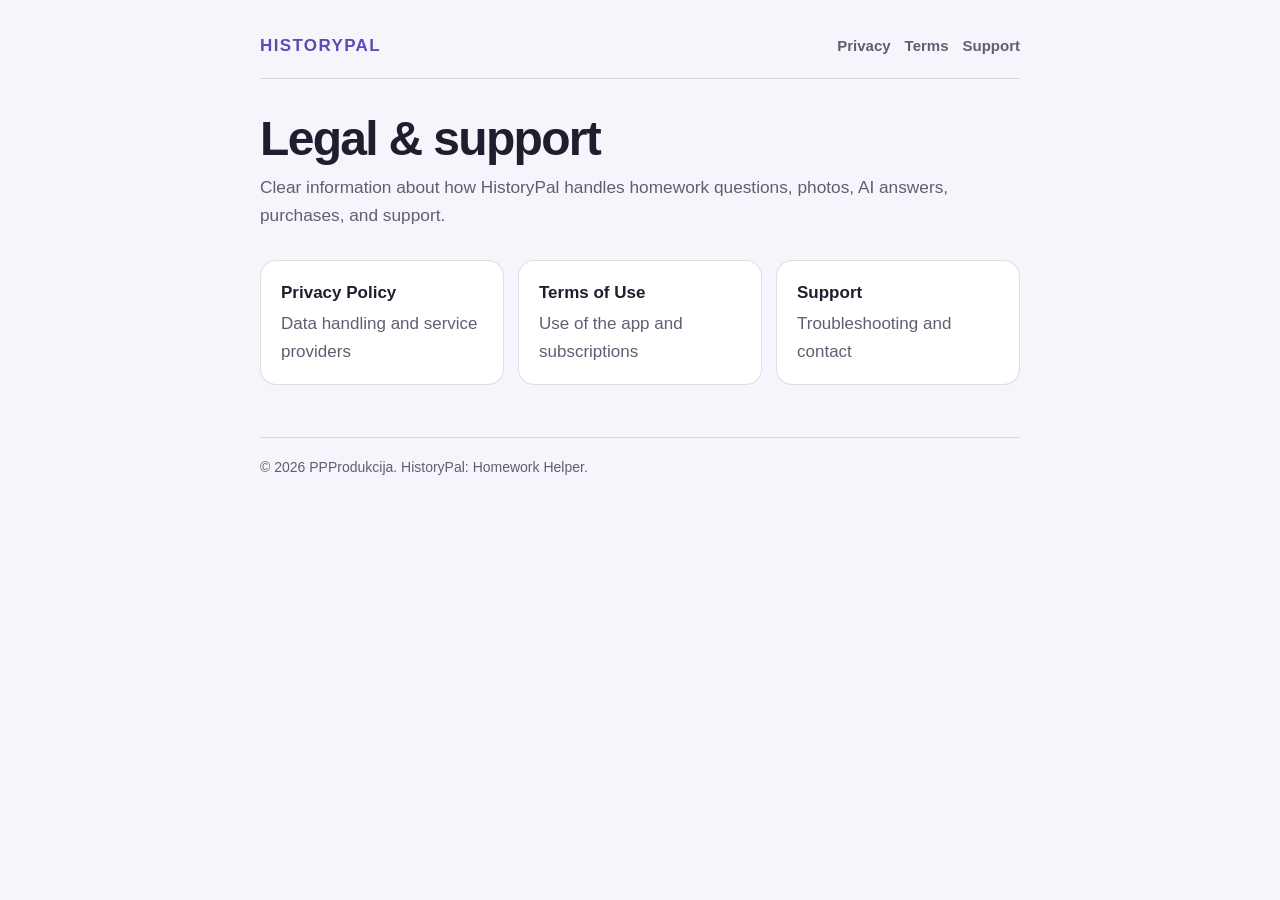
<file: index.html>
<!doctype html>
<html lang="en"><head><meta charset="utf-8"><meta name="viewport" content="width=device-width,initial-scale=1">
<title>HistoryPal — Legal & Support</title><meta name="description" content="Privacy, terms, and support information for HistoryPal: Homework Helper.">
<link rel="icon" type="image/svg+xml" href="data:image/svg+xml,%3Csvg xmlns='http://www.w3.org/2000/svg' viewBox='0 0 64 64'%3E%3Crect width='64' height='64' rx='16' fill='%235A4BB7'/%3E%3Cpath d='M18 18v28M46 18v28M19 32h26' stroke='white' stroke-width='7' stroke-linecap='round'/%3E%3C/svg%3E"><link rel="stylesheet" href="style.css"></head>
<body><main><header><a class="brand" href="./">HistoryPal</a><nav aria-label="Legal pages"><a href="privacy/">Privacy</a><a href="terms/">Terms</a><a href="support/">Support</a></nav></header>
<h1>Legal & support</h1><p class="intro">Clear information about how HistoryPal handles homework questions, photos, AI answers, purchases, and support.</p>
<div class="cards"><a class="card" href="privacy/"><strong>Privacy Policy</strong><span>Data handling and service providers</span></a><a class="card" href="terms/"><strong>Terms of Use</strong><span>Use of the app and subscriptions</span></a><a class="card" href="support/"><strong>Support</strong><span>Troubleshooting and contact</span></a></div>
<footer>© 2026 PPProdukcija. HistoryPal: Homework Helper.</footer></main></body></html>
</file>
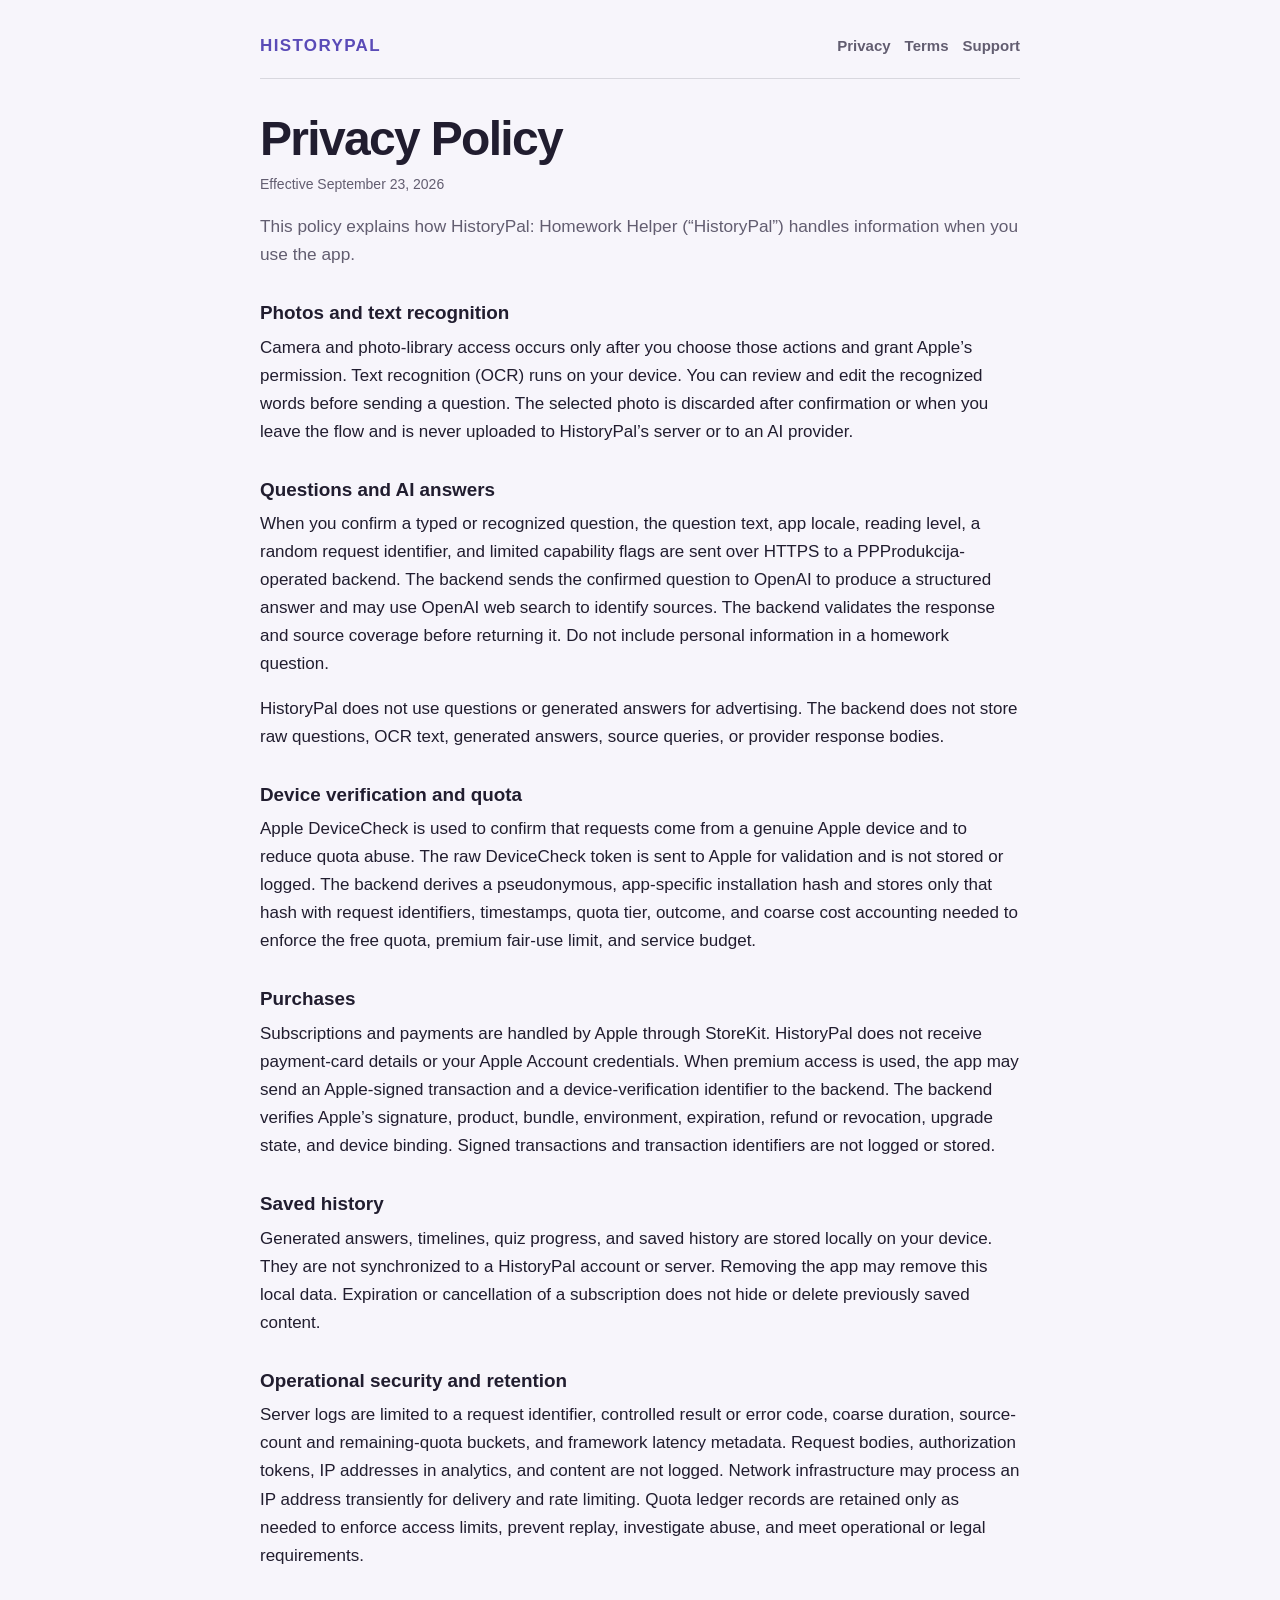
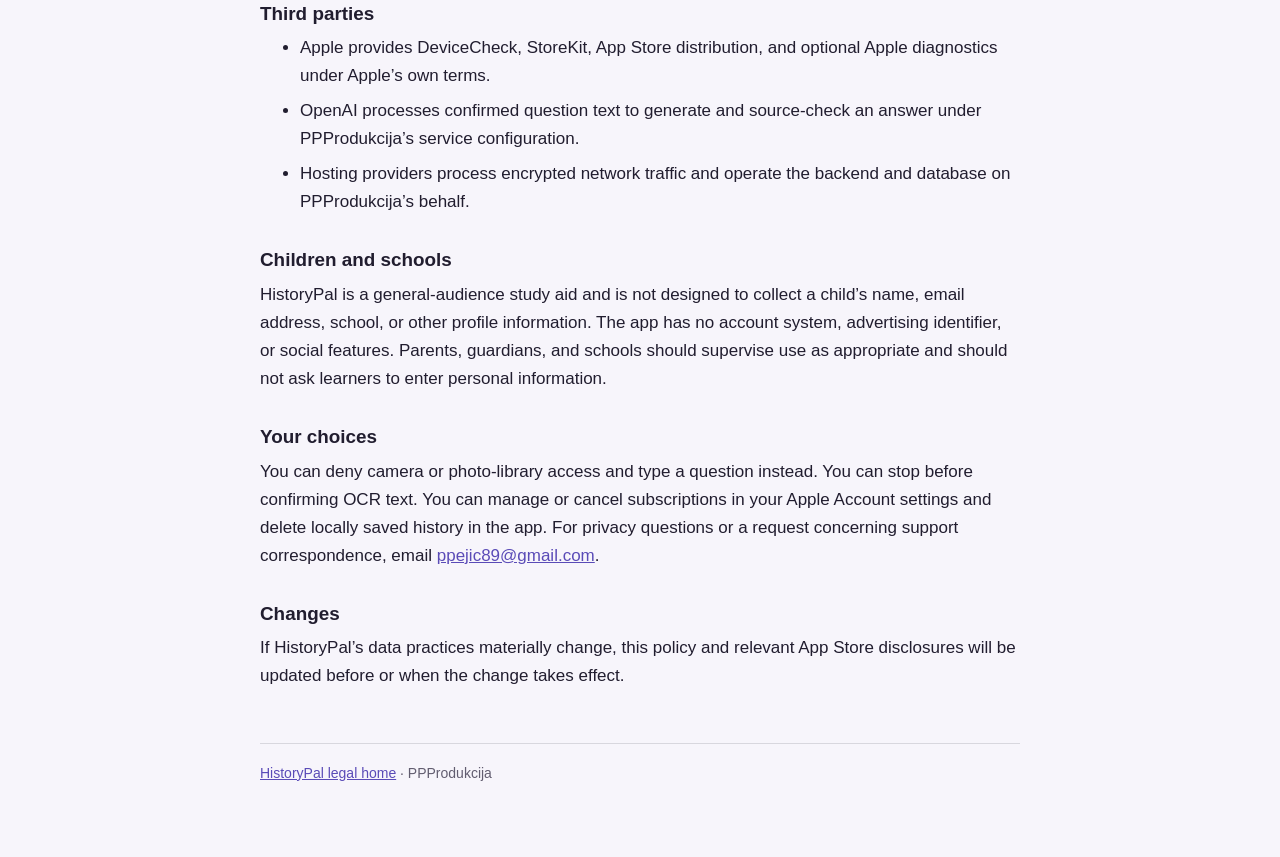
<file: privacy/index.html>
<!doctype html>
<html lang="en"><head><meta charset="utf-8"><meta name="viewport" content="width=device-width,initial-scale=1">
<title>HistoryPal Privacy Policy</title><meta name="description" content="Privacy Policy for HistoryPal: Homework Helper."><link rel="icon" type="image/svg+xml" href="data:image/svg+xml,%3Csvg xmlns='http://www.w3.org/2000/svg' viewBox='0 0 64 64'%3E%3Crect width='64' height='64' rx='16' fill='%235A4BB7'/%3E%3Cpath d='M18 18v28M46 18v28M19 32h26' stroke='white' stroke-width='7' stroke-linecap='round'/%3E%3C/svg%3E"><link rel="stylesheet" href="../style.css"></head>
<body><main><header><a class="brand" href="../">HistoryPal</a><nav aria-label="Legal pages"><a href="../privacy/" aria-current="page">Privacy</a><a href="../terms/">Terms</a><a href="../support/">Support</a></nav></header>
<h1>Privacy Policy</h1><p class="updated">Effective September 23, 2026</p><p class="intro">This policy explains how HistoryPal: Homework Helper (“HistoryPal”) handles information when you use the app.</p>
<h2>Photos and text recognition</h2><p>Camera and photo-library access occurs only after you choose those actions and grant Apple’s permission. Text recognition (OCR) runs on your device. You can review and edit the recognized words before sending a question. The selected photo is discarded after confirmation or when you leave the flow and is never uploaded to HistoryPal’s server or to an AI provider.</p>
<h2>Questions and AI answers</h2><p>When you confirm a typed or recognized question, the question text, app locale, reading level, a random request identifier, and limited capability flags are sent over HTTPS to a PPProdukcija-operated backend. The backend sends the confirmed question to OpenAI to produce a structured answer and may use OpenAI web search to identify sources. The backend validates the response and source coverage before returning it. Do not include personal information in a homework question.</p>
<p>HistoryPal does not use questions or generated answers for advertising. The backend does not store raw questions, OCR text, generated answers, source queries, or provider response bodies.</p>
<h2>Device verification and quota</h2><p>Apple DeviceCheck is used to confirm that requests come from a genuine Apple device and to reduce quota abuse. The raw DeviceCheck token is sent to Apple for validation and is not stored or logged. The backend derives a pseudonymous, app-specific installation hash and stores only that hash with request identifiers, timestamps, quota tier, outcome, and coarse cost accounting needed to enforce the free quota, premium fair-use limit, and service budget.</p>
<h2>Purchases</h2><p>Subscriptions and payments are handled by Apple through StoreKit. HistoryPal does not receive payment-card details or your Apple Account credentials. When premium access is used, the app may send an Apple-signed transaction and a device-verification identifier to the backend. The backend verifies Apple’s signature, product, bundle, environment, expiration, refund or revocation, upgrade state, and device binding. Signed transactions and transaction identifiers are not logged or stored.</p>
<h2>Saved history</h2><p>Generated answers, timelines, quiz progress, and saved history are stored locally on your device. They are not synchronized to a HistoryPal account or server. Removing the app may remove this local data. Expiration or cancellation of a subscription does not hide or delete previously saved content.</p>
<h2>Operational security and retention</h2><p>Server logs are limited to a request identifier, controlled result or error code, coarse duration, source-count and remaining-quota buckets, and framework latency metadata. Request bodies, authorization tokens, IP addresses in analytics, and content are not logged. Network infrastructure may process an IP address transiently for delivery and rate limiting. Quota ledger records are retained only as needed to enforce access limits, prevent replay, investigate abuse, and meet operational or legal requirements.</p>
<h2>Third parties</h2><ul><li>Apple provides DeviceCheck, StoreKit, App Store distribution, and optional Apple diagnostics under Apple’s own terms.</li><li>OpenAI processes confirmed question text to generate and source-check an answer under PPProdukcija’s service configuration.</li><li>Hosting providers process encrypted network traffic and operate the backend and database on PPProdukcija’s behalf.</li></ul>
<h2>Children and schools</h2><p>HistoryPal is a general-audience study aid and is not designed to collect a child’s name, email address, school, or other profile information. The app has no account system, advertising identifier, or social features. Parents, guardians, and schools should supervise use as appropriate and should not ask learners to enter personal information.</p>
<h2>Your choices</h2><p>You can deny camera or photo-library access and type a question instead. You can stop before confirming OCR text. You can manage or cancel subscriptions in your Apple Account settings and delete locally saved history in the app. For privacy questions or a request concerning support correspondence, email <a href="mailto:ppejic89@gmail.com?subject=HistoryPal%20Privacy">ppejic89@gmail.com</a>.</p>
<h2>Changes</h2><p>If HistoryPal’s data practices materially change, this policy and relevant App Store disclosures will be updated before or when the change takes effect.</p>
<footer><a href="../">HistoryPal legal home</a> · PPProdukcija</footer></main></body></html>
</file>
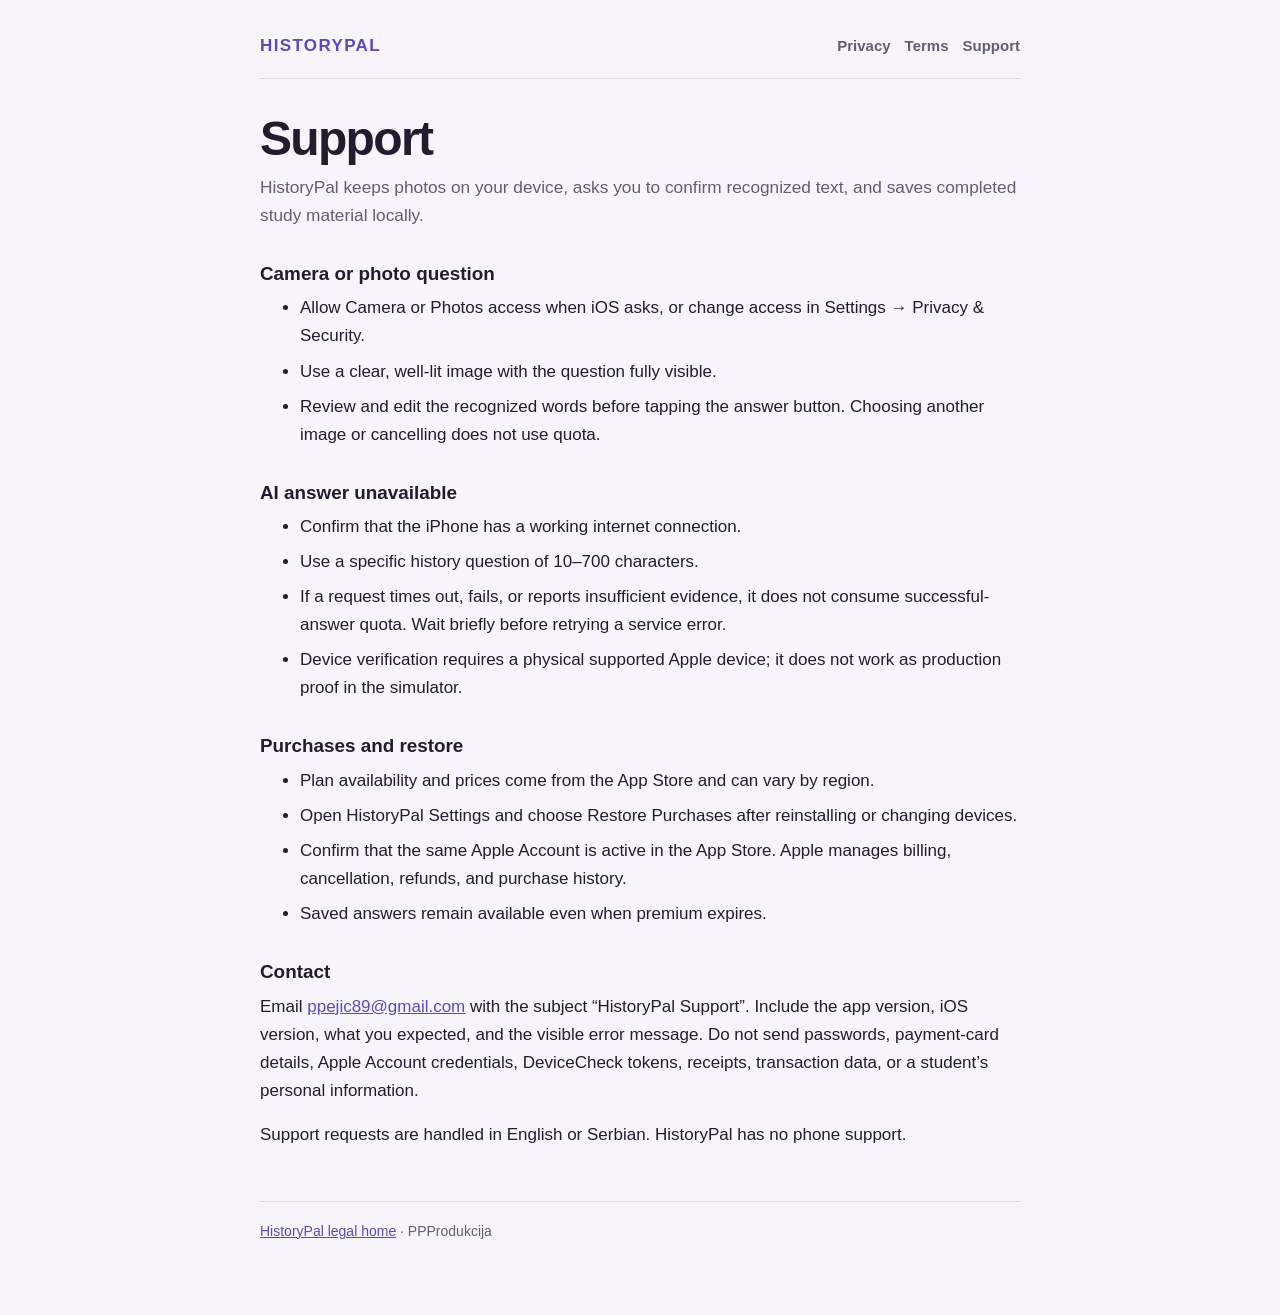
<file: support/index.html>
<!doctype html>
<html lang="en"><head><meta charset="utf-8"><meta name="viewport" content="width=device-width,initial-scale=1">
<title>HistoryPal Support</title><meta name="description" content="Support for HistoryPal: Homework Helper."><link rel="icon" type="image/svg+xml" href="data:image/svg+xml,%3Csvg xmlns='http://www.w3.org/2000/svg' viewBox='0 0 64 64'%3E%3Crect width='64' height='64' rx='16' fill='%235A4BB7'/%3E%3Cpath d='M18 18v28M46 18v28M19 32h26' stroke='white' stroke-width='7' stroke-linecap='round'/%3E%3C/svg%3E"><link rel="stylesheet" href="../style.css"></head>
<body><main><header><a class="brand" href="../">HistoryPal</a><nav aria-label="Legal pages"><a href="../privacy/">Privacy</a><a href="../terms/">Terms</a><a href="../support/" aria-current="page">Support</a></nav></header>
<h1>Support</h1><p class="intro">HistoryPal keeps photos on your device, asks you to confirm recognized text, and saves completed study material locally.</p>
<h2>Camera or photo question</h2><ul><li>Allow Camera or Photos access when iOS asks, or change access in Settings → Privacy &amp; Security.</li><li>Use a clear, well-lit image with the question fully visible.</li><li>Review and edit the recognized words before tapping the answer button. Choosing another image or cancelling does not use quota.</li></ul>
<h2>AI answer unavailable</h2><ul><li>Confirm that the iPhone has a working internet connection.</li><li>Use a specific history question of 10–700 characters.</li><li>If a request times out, fails, or reports insufficient evidence, it does not consume successful-answer quota. Wait briefly before retrying a service error.</li><li>Device verification requires a physical supported Apple device; it does not work as production proof in the simulator.</li></ul>
<h2>Purchases and restore</h2><ul><li>Plan availability and prices come from the App Store and can vary by region.</li><li>Open HistoryPal Settings and choose Restore Purchases after reinstalling or changing devices.</li><li>Confirm that the same Apple Account is active in the App Store. Apple manages billing, cancellation, refunds, and purchase history.</li><li>Saved answers remain available even when premium expires.</li></ul>
<h2>Contact</h2><p>Email <a href="mailto:ppejic89@gmail.com?subject=HistoryPal%20Support">ppejic89@gmail.com</a> with the subject “HistoryPal Support”. Include the app version, iOS version, what you expected, and the visible error message. Do not send passwords, payment-card details, Apple Account credentials, DeviceCheck tokens, receipts, transaction data, or a student’s personal information.</p>
<p>Support requests are handled in English or Serbian. HistoryPal has no phone support.</p>
<footer><a href="../">HistoryPal legal home</a> · PPProdukcija</footer></main></body></html>
</file>
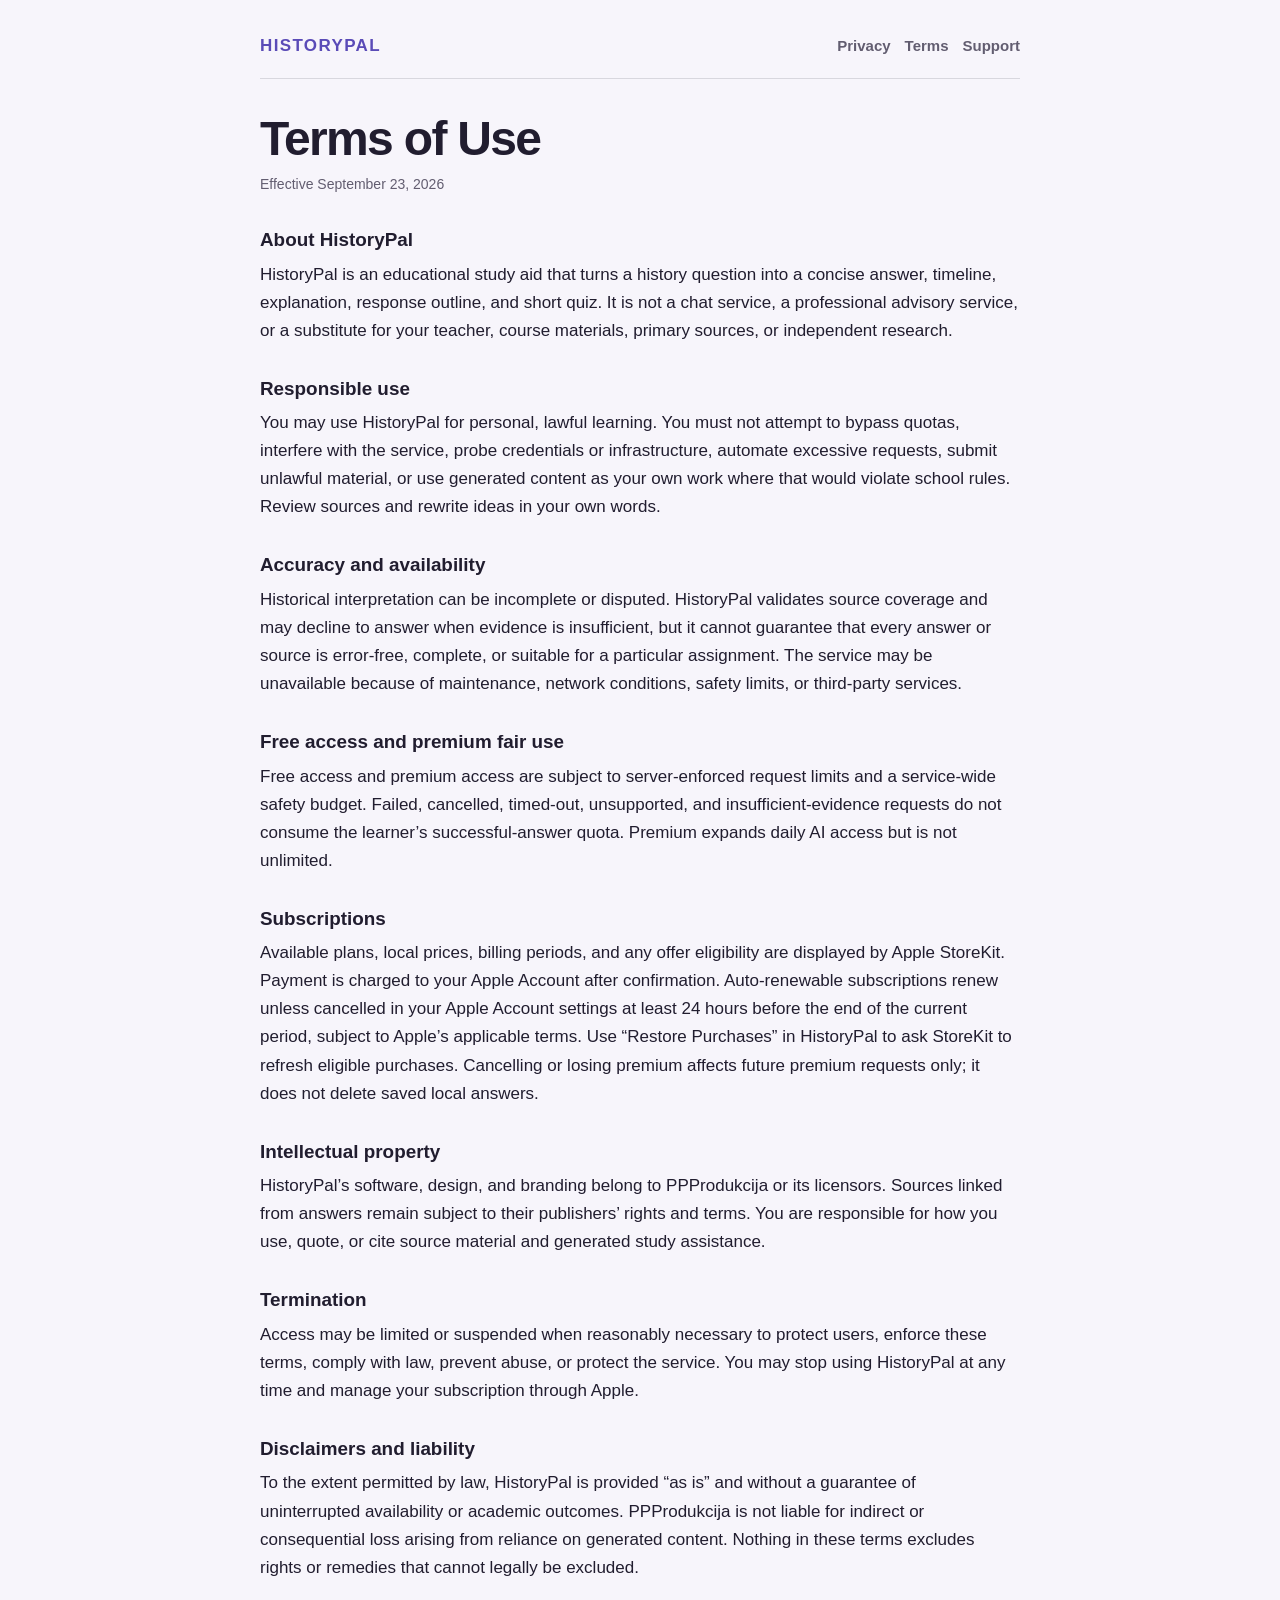
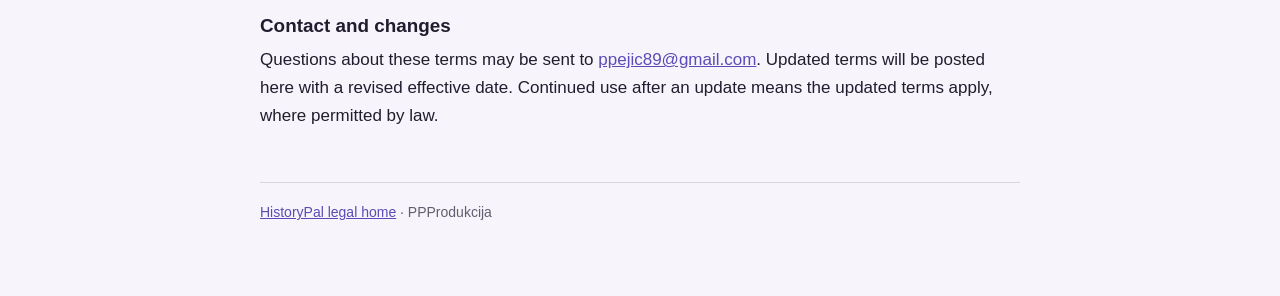
<file: terms/index.html>
<!doctype html>
<html lang="en"><head><meta charset="utf-8"><meta name="viewport" content="width=device-width,initial-scale=1">
<title>HistoryPal Terms of Use</title><meta name="description" content="Terms of Use for HistoryPal: Homework Helper."><link rel="icon" type="image/svg+xml" href="data:image/svg+xml,%3Csvg xmlns='http://www.w3.org/2000/svg' viewBox='0 0 64 64'%3E%3Crect width='64' height='64' rx='16' fill='%235A4BB7'/%3E%3Cpath d='M18 18v28M46 18v28M19 32h26' stroke='white' stroke-width='7' stroke-linecap='round'/%3E%3C/svg%3E"><link rel="stylesheet" href="../style.css"></head>
<body><main><header><a class="brand" href="../">HistoryPal</a><nav aria-label="Legal pages"><a href="../privacy/">Privacy</a><a href="../terms/" aria-current="page">Terms</a><a href="../support/">Support</a></nav></header>
<h1>Terms of Use</h1><p class="updated">Effective September 23, 2026</p>
<h2>About HistoryPal</h2><p>HistoryPal is an educational study aid that turns a history question into a concise answer, timeline, explanation, response outline, and short quiz. It is not a chat service, a professional advisory service, or a substitute for your teacher, course materials, primary sources, or independent research.</p>
<h2>Responsible use</h2><p>You may use HistoryPal for personal, lawful learning. You must not attempt to bypass quotas, interfere with the service, probe credentials or infrastructure, automate excessive requests, submit unlawful material, or use generated content as your own work where that would violate school rules. Review sources and rewrite ideas in your own words.</p>
<h2>Accuracy and availability</h2><p>Historical interpretation can be incomplete or disputed. HistoryPal validates source coverage and may decline to answer when evidence is insufficient, but it cannot guarantee that every answer or source is error-free, complete, or suitable for a particular assignment. The service may be unavailable because of maintenance, network conditions, safety limits, or third-party services.</p>
<h2>Free access and premium fair use</h2><p>Free access and premium access are subject to server-enforced request limits and a service-wide safety budget. Failed, cancelled, timed-out, unsupported, and insufficient-evidence requests do not consume the learner’s successful-answer quota. Premium expands daily AI access but is not unlimited.</p>
<h2>Subscriptions</h2><p>Available plans, local prices, billing periods, and any offer eligibility are displayed by Apple StoreKit. Payment is charged to your Apple Account after confirmation. Auto-renewable subscriptions renew unless cancelled in your Apple Account settings at least 24 hours before the end of the current period, subject to Apple’s applicable terms. Use “Restore Purchases” in HistoryPal to ask StoreKit to refresh eligible purchases. Cancelling or losing premium affects future premium requests only; it does not delete saved local answers.</p>
<h2>Intellectual property</h2><p>HistoryPal’s software, design, and branding belong to PPProdukcija or its licensors. Sources linked from answers remain subject to their publishers’ rights and terms. You are responsible for how you use, quote, or cite source material and generated study assistance.</p>
<h2>Termination</h2><p>Access may be limited or suspended when reasonably necessary to protect users, enforce these terms, comply with law, prevent abuse, or protect the service. You may stop using HistoryPal at any time and manage your subscription through Apple.</p>
<h2>Disclaimers and liability</h2><p>To the extent permitted by law, HistoryPal is provided “as is” and without a guarantee of uninterrupted availability or academic outcomes. PPProdukcija is not liable for indirect or consequential loss arising from reliance on generated content. Nothing in these terms excludes rights or remedies that cannot legally be excluded.</p>
<h2>Contact and changes</h2><p>Questions about these terms may be sent to <a href="mailto:ppejic89@gmail.com?subject=HistoryPal%20Terms">ppejic89@gmail.com</a>. Updated terms will be posted here with a revised effective date. Continued use after an update means the updated terms apply, where permitted by law.</p>
<footer><a href="../">HistoryPal legal home</a> · PPProdukcija</footer></main></body></html>
</file>
<file: style.css>
:root {
  color-scheme: light dark;
  --bg: #f7f5fb;
  --surface: #ffffff;
  --text: #211d2f;
  --muted: #625d70;
  --accent: #5a4bb7;
  --line: rgba(33, 29, 47, 0.14);
}
@media (prefers-color-scheme: dark) {
  :root { --bg: #15131d; --surface: #201d2a; --text: #f6f3fb; --muted: #c5bfce; --accent: #b7aaff; --line: rgba(246, 243, 251, 0.16); }
}
* { box-sizing: border-box; }
html { -webkit-text-size-adjust: 100%; }
body { margin: 0; background: var(--bg); color: var(--text); font: 17px/1.65 -apple-system, BlinkMacSystemFont, "Segoe UI", sans-serif; }
main { width: min(760px, calc(100% - 32px)); margin: 0 auto; padding: 32px 0 72px; }
header { display: flex; flex-wrap: wrap; align-items: center; justify-content: space-between; gap: 16px; padding-bottom: 18px; border-bottom: 1px solid var(--line); }
.brand { color: var(--accent); font-weight: 750; letter-spacing: 0.08em; text-decoration: none; text-transform: uppercase; }
nav { display: flex; flex-wrap: wrap; gap: 14px; }
nav a { color: var(--muted); font-size: 15px; font-weight: 600; text-decoration: none; }
nav a:hover, nav a:focus-visible, a { color: var(--accent); }
h1 { margin: 34px 0 4px; font: 700 clamp(2rem, 7vw, 3rem)/1.08 ui-rounded, -apple-system, sans-serif; letter-spacing: -0.035em; }
h2 { margin: 32px 0 8px; font-size: 1.18rem; line-height: 1.3; }
p, ul { margin: 8px 0 16px; }
li { margin: 7px 0; }
.updated { color: var(--muted); font-size: 14px; }
.intro { color: var(--muted); font-size: 1.08rem; }
.cards { display: grid; gap: 14px; margin-top: 30px; }
.card { display: block; min-height: 80px; padding: 18px 20px; border: 1px solid var(--line); border-radius: 16px; background: var(--surface); color: var(--text); text-decoration: none; }
.card strong { display: block; margin-bottom: 3px; }
.card span { color: var(--muted); }
footer { margin-top: 52px; padding-top: 18px; border-top: 1px solid var(--line); color: var(--muted); font-size: 14px; }
@media (min-width: 640px) { .cards { grid-template-columns: repeat(3, 1fr); } }
</file>
